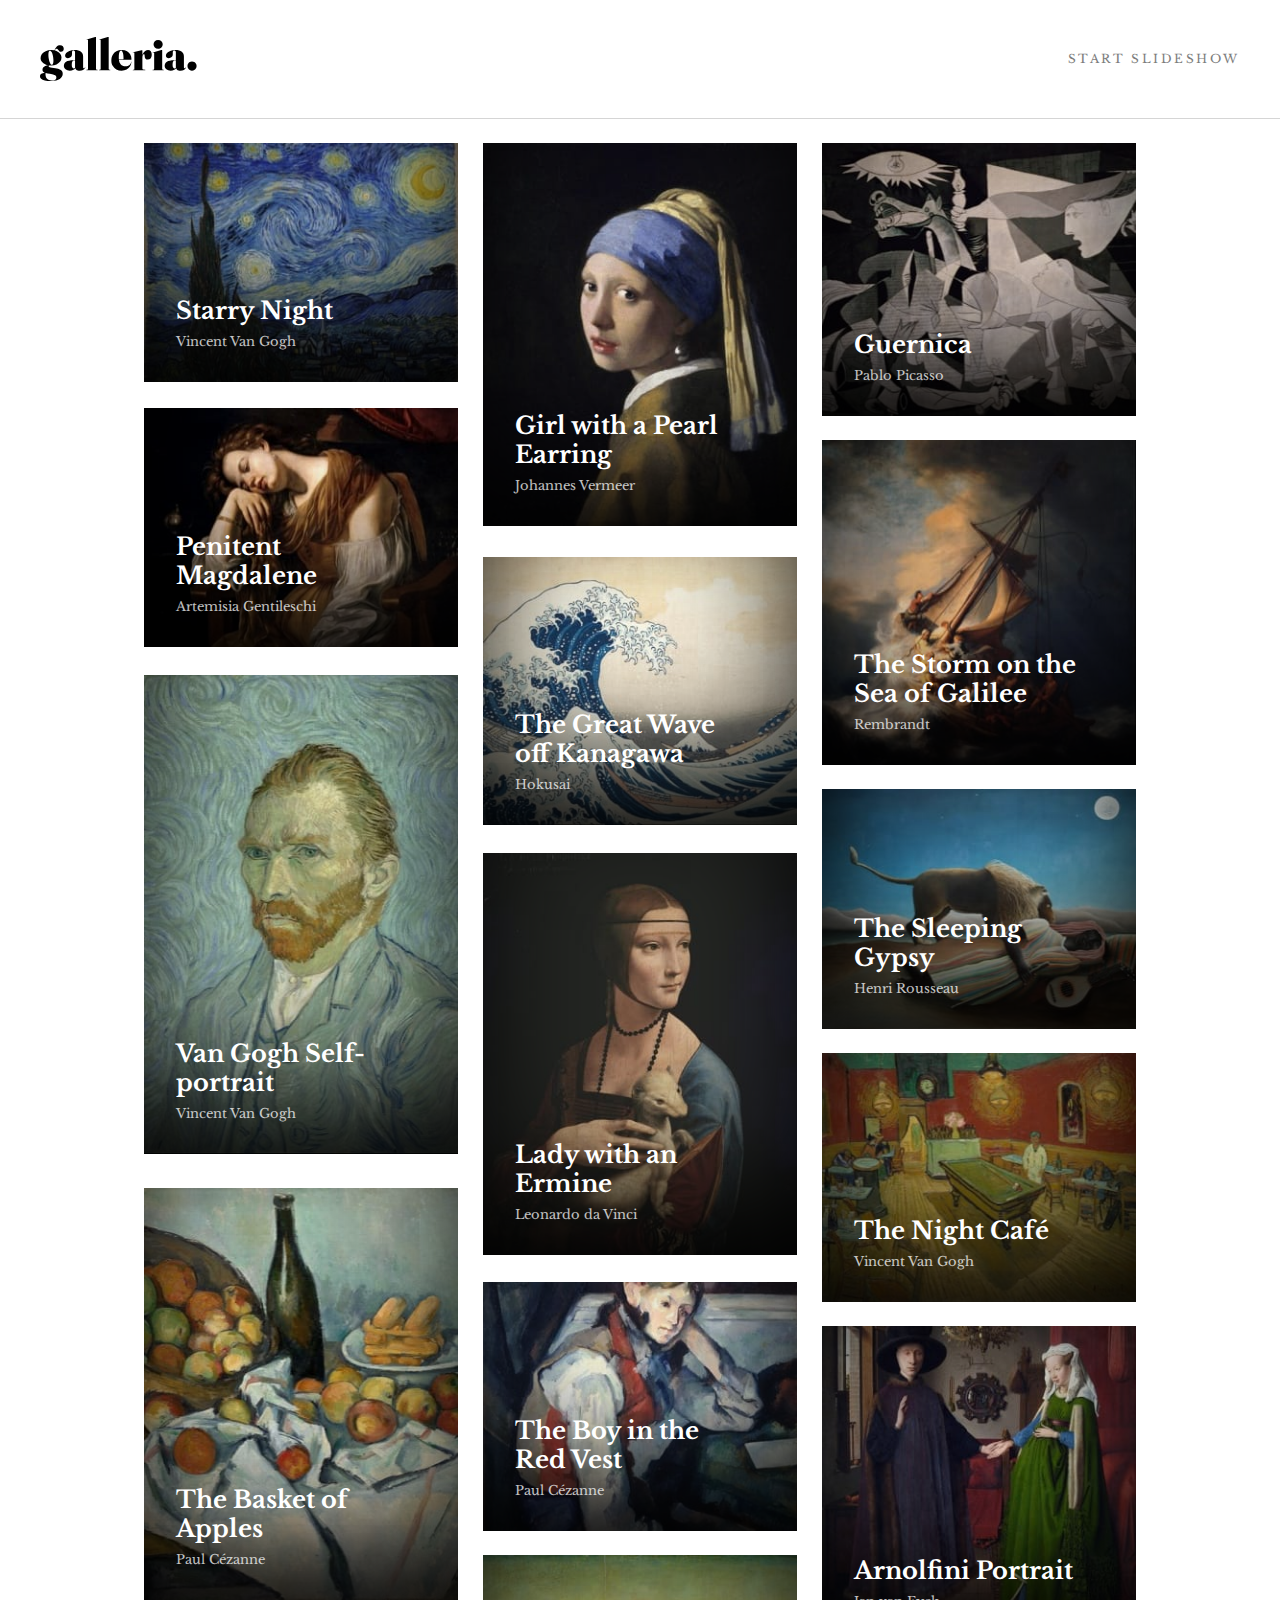
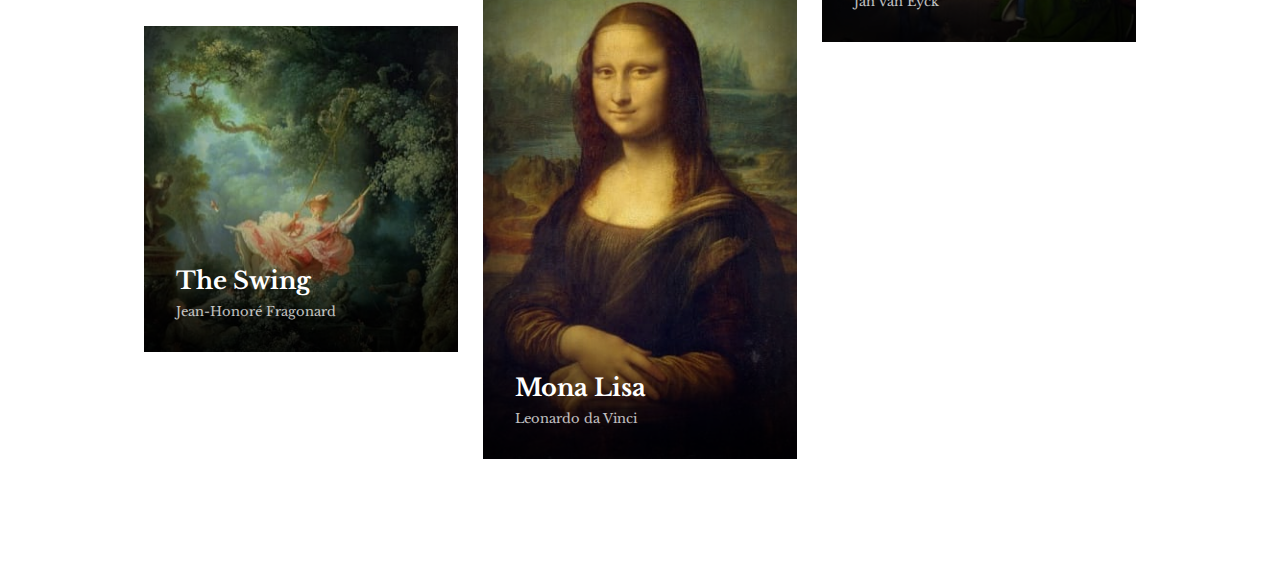
<file: index.html>
<!DOCTYPE html>
<html lang="en">
    <head>
      <meta charset="utf-8">
      <meta name="description" content="Exercise Frontend Mentor, Galleria slideshow site">
      <meta name="viewport" content="width=device-width, initial-scale=1.0">
      <link rel="icon" type="image/png" sizes="32x32" href="./assets/favicon-32x32.png">
      <link rel="preconnect" href="https://fonts.googleapis.com">
      <link rel="preconnect" href="https://fonts.gstatic.com" crossorigin>
      <link href="https://fonts.googleapis.com/css2?family=Libre+Baskerville:ital,wght@0,400;0,700;1,400&display=swap" rel="stylesheet">
      <link href="styles.css" rel="stylesheet" type="text/css">
      <title>Frontend Mentor | Galleria slideshow site</title>
    </head>
    <body>

      <header class="header-container">
        <img class="logo" src="./assets/shared/logo.svg" alt="logo brand">
        <button class="button button-slideshow text-regular" >Start slideshow</button>
      </header>

      <hr class="line">

      <main class="main-container">

        <ul class="list list-image masonry">

        </ul>
        
      </main>

    <script src="./script.js"></script>

    </body>
</html>
</file>
<file: styles.css>
:root{

  /* @link https://utopia.fyi/clamp/calculator?a=768,1440,16—48 */

  --width-mobile-327px: 20.4375rem;

}

*{
  box-sizing: border-box;
  margin: 0;
  padding: 0;
}

body{
  min-height: 100vh; 
  min-width: 17.5rem;
  overflow-x: hidden;
}

.text-regular{
  font-family: "Libre Baskerville", serif;
  font-weight: 400;
  font-style: normal;
}

.text-bold{
  font-family: "Libre Baskerville", serif;
  font-weight: 700;
  font-style: normal;
}

img{
  display: block;
}

.list{
  list-style: none;
  display: flex;
  flex-direction: column;
}

.button{
  display: block;  
  background: transparent;
  border-style: none;
}

.button:hover{
  cursor: pointer;
}

a{
  text-decoration: none;
  color: inherit;
}


/*HEADER*/

.header-container{
  max-width: var(--width-mobile-327px);
  display: flex;
  justify-content: space-between;
  margin: 0 auto;
  padding: 1.5rem clamp(0rem, 3.75rem + -16vw, 1rem) 1.75rem;
}

.logo{
  width: 7.125rem;
  height: 2rem;
}

.button-slideshow{
  font-size: 0.5625rem;
  text-transform: uppercase;
  letter-spacing: 0.120rem;
  color: #7D7D7D;
}

.line{
  display: block;
  width: 100%;
  max-width: 85rem;
  height: 0.0625rem;
  background: hsla(0, 0%, 59%, 0.4);
  border: none;
  margin: 0 auto 1.5rem;
}


/*MAIN*/

.main-container{
  max-width: var(--width-mobile-327px);
  margin: 0 auto;
  padding: 0 clamp(0rem, 3.75rem + -16vw, 1rem);
}

.li-image{
  margin-bottom: 1.5rem;
  position: relative;
  box-shadow: inset 0rem -4rem 8rem #000;
}

.paint{
  width: 100%;
  position: relative;
  z-index: -1;
}

.li-image .text-bold{
  width: 13ch;
  font-size: 1.5rem;
  color: #fff;
  position: absolute;
    bottom: 2rem; left: 2rem;
}

.author{
  display: block;
  margin-top: 0.5rem;
  font-size: 0.8125rem;
  opacity: 0.75;
}


/***SLIDE***/

.container-image{
  position: relative;
}

.slide .button-gallery{
  background: #000;
  color: #fff;
  display: flex;
  justify-content: space-between;
  align-items: center;
  font-size: 0.625rem;
  text-transform: uppercase;
  letter-spacing: 0.120rem;
  width: 9.5rem;
  height: 2.5rem;
  padding: 1rem;
  position: absolute;
    top: 1rem; left: 1rem;
}

.container-text-image{
  position: relative;
    top: -5rem;
}

.slide .container-image .title{
  background: #fff;
  width: 17.5rem;
  padding: 1.5rem 1rem 1.5rem 1.5rem;
}

.slide .author{
  display: block;
  font-size: 0.9375rem;
  color: #7D7D7D;
}

.image-artiste{
  width: 4rem;
  height: 4rem;
  margin: 0 0 0 1.5rem;
}

.text-container{
  padding-top: 5rem;
  margin-top: -7rem;
  position: relative;
}

.date{
  font-size: 6.25rem;
  color: #f3f3f3;
  position: absolute;
    top: 0; right: 0;
  z-index: -1;
}

.text{
  font-size: 0.875rem;
  line-height: 2;
  color: #7D7D7D;
}

.slide .button-source{
  width: max-content;
  font-size: 0.5625rem;
  text-transform: uppercase;
  letter-spacing: 0.120rem;
  color: #7D7D7D;
  text-decoration: underline;
  margin: 4.75rem 0 4.125rem;
}


/*ASIDE*/

.outer-line{
  display: block;
  width: 100%;
  max-width: 90rem;
  height: 0.0625rem;
  background: hsla(0, 0%, 59%, 0.4);
  border: none;
  margin: 0 auto 1.5rem;
}

.line2{
  display: flex;
  justify-content: flex-start;
  width: 0%;
  max-width: 90rem;
  height: 0.0625rem;
  background: #000;
  border: none;
}

.slide .bottom{
  max-width: var(--width-mobile-327px);
  margin: 0 auto;
  display: flex;
  justify-content: space-between;
  align-items: center;
  padding: 1rem clamp(0rem, 3.75rem + -16vw, 1rem);
}

.slide .bottom .text-bold{
  font-size: 0.875rem;
}

.slide .bottom .text-bold .author{
  font-size: 0.625rem;
  color: #000;
}

.slide .container-button{
  width: 3.5rem;
  display: flex;
  justify-content: space-between;
  align-items: center;
}

.button-slide{
  width: 1.5rem;
  height: 1.5rem;
}

.opacity{
  filter: opacity(0.15);
}


/*IMAGE_GALLERY*/

.background-gallery{
  display: none;
  width: 100vw;
  height: 100vh;
  background: hsla(0, 0%, 0%, 0.9);
  position: fixed;
  z-index: 1;
}

.container-gallery{
  max-width: var(--width-mobile-327px);
  display: flex;
  flex-direction: column;
  justify-content: center;
  position: absolute;
    top: 8.75rem; left: calc(50% - 10.22rem);
  z-index: 10;
}

.image-gallery{
  width: 100%
}

.button-close{
  width: 4.25rem;
  height: 1.1rem;  
  color: #fff;
  align-self: flex-end;
  font-size: 0.875rem;
  text-transform: uppercase;
  letter-spacing: 0.1875rem;
  margin-bottom: 2rem;
}



/** ANIMATION **/

.anim-scale{
  animation: scale 0.7s ease forwards;
}

@keyframes scale{

  0%{
    transform: scale(1);
  }

  100%{
    transform: scale(0);
  }

}


.anim-scale-reverse{
  animation: scale-reverse 0.7s ease;
}

@keyframes scale-reverse{

  0%{
    transform: scale(0);
  }

  100%{
    transform: scale(1);
  }

}


.anim-turn{
  /* animation: name duration timing-function delay iteration-count direction fill-mode; */
  /* animation: 3s ease-in 1s infinite reverse both running slidein; */
  animation: turn 1s ease;
}

@keyframes turn{

  0%{
    transform: rotate(0turn);
  }

  25%{
    transform: rotate(5turn);
  }

  50%{
    transform: rotate(10turn);
  }

  75%{
    transform: rotate(15turn);
  }

  100%{
    transform: rotate(20turn);
  }

}


.anim-shadow{
  /* animation: name duration timing-function delay iteration-count direction fill-mode; */
  /* animation: 3s ease-in 1s infinite reverse both running slidein; */
  animation: shadow 1.4s ease;
}

@keyframes shadow{

  0%{
    box-shadow: inset -2rem 2rem 2rem #f3f3f3,
                1rem -2rem 3rem #f3f3f3;
  }

  11%{
    box-shadow: inset -4rem 4rem 2rem #f3f3f3,
                0.5rem -1rem 2rem #f3f3f3;
  }

  22%{
    box-shadow: inset -8rem 8rem 2rem #f3f3f3,
                0rem -0.5rem 2rem #f3f3f3;
  }

  33%{
    box-shadow: inset -8rem 8rem 10rem #f3f3f3,
                0rem -0rem 2rem #f3f3f3;
  }

  44%{
    box-shadow: inset 8rem -8rem 8rem #f3f3f3,
                -0.5rem 1rem 2rem #f3f3f3; 

    opacity: 0.2;
  }

  55%{
    box-shadow: inset 6rem -6rem 4rem #f3f3f3,
                -0.5rem 1rem 2rem #f3f3f3;
  }

  66%{
    box-shadow: inset 4rem -4rem 2rem #f3f3f3,
                -0.5rem 1rem 2rem #f3f3f3;
  }

  77%{
    box-shadow: inset 2rem -2rem 2rem #f3f3f3,
                -0.5rem 1rem 2rem #f3f3f3;
  }

  88%{
    box-shadow: inset 0.5rem -1rem 2rem #f3f3f3,
                -1rem 1.5rem 2rem #f3f3f3; 
  }

  100%{
    box-shadow: inset 0rem 0rem 0rem #f3f3f3,
                -0rem 0rem 0rem #f3f3f3; 
  }

}



.anim-opacity{
  animation: opacity 0.8s ease;
}

@keyframes opacity{

  0%{
    opacity: 1.0;
  }

  100%{
    opacity: 0.0;
  }

}

.anim-translate{
  /* animation: name duration timing-function delay iteration-count direction fill-mode; */
  /* animation: 3s ease-in 1s infinite reverse both running slidein; */
  animation: translate 0.5s ease;
}

@keyframes translate{

  0%{
    transform: translateX(100%);
  }

  100%{
    transform: translateX(0%);
  }

}



/**TABLET**/

/* @media screen and (min-width: 40.5rem){ */
@media screen and (min-width: 43.25rem){


/*HEADER*/

  .header-container{
    max-width:  clamp(43rem, -5rem + 100vw, 85rem);
    padding: clamp(1.625rem, 0.625rem + 2.0833vw, 2.5rem) 0;
  }

  .logo{
    width: clamp(7.125rem, 3.125rem + 8.3333vw, 10.625rem);
    height: clamp(2rem, 0.8571rem + 2.381vw, 3rem);
  }

  .button-slideshow{
    font-size: 0.75rem;
    letter-spacing: 0.160rem;
  }


/*MAIN*/

  .main-container{
    max-width: 100%;
    width: clamp(43rem, -5rem + 100vw, 85rem);
    padding: 0;
  }

  .list-image{
    display: grid;
    /* grid-template-columns: repeat(auto-fill, minmax(324px, 1fr)); */
    grid-template-columns: repeat(auto-fill, 324px);
    grid-template-rows: none;
    justify-items: center;
    margin: 0 auto 5rem;
    justify-content: center;
    column-gap: 0.9375rem;
  }

  .li-image{
    width: clamp(19.375rem, 21.25rem + -2.0833vw, 20.25rem); 
    height: min-content;
  }

  .item1 {grid-row: span 25;}
  .item2 {grid-row: span 39;}
  .item3 {grid-row: span 28;}
  .item4 {grid-row: span 25;}

  .item5 {grid-row: span 33;}
  .item6 {grid-row: span 28;}
  .item7 {grid-row: span 49;}
  .item8 {grid-row: span 25;}

  .item9 {grid-row: span 41;}
  .item10 {grid-row: span 26;}
  .item11 {grid-row: span 40;}
  .item12 {grid-row: span 25;}

  .item13 {grid-row: span 30;}
  .item14 {grid-row: span 45;}
  .item15 {grid-row: span 26;}

  .paint{
    width: 100%;
  }


/***SLIDE***/

  .slide .main-container{
    width: 43rem;
    position: relative;
  }

  .container-image{
    position: relative;
  }

  .container-video{
    width: 100%;
  }

  .slide video{
    width: 29.6875rem;
    height: 100%;
    display: none;
    position: absolute;
      top: 0; left: 0;
  }

  .slide .paint{
    width: 29.6875rem;
  }

  .slide .button-gallery{
    position: absolute;
      top: unset; bottom: 1rem; left: 1rem;
      
  }

  .container-text-image{
    position: absolute;
      top: 0; right: 0;
  }
  
  .slide .container-image .title{
    width: 27.8125rem;
    text-align: left;
    font-size: 3.5rem;
    line-height: 1;
    margin: 0;
    padding: 0 0 4.3rem 2.8rem; 
  }

  .slide .container-image .author{
    margin: 2rem 0 0 0;
  }

  .image-artiste{
    width: 8rem;
    height: 8rem;
    margin: 0;
    position: relative;
      top: 0; left: 16rem;
  }

  .text-container{
    padding-top: 9rem;
    margin-top: 0;
  }

  .date{
    font-size: 12.5rem;
    position: absolute;
      top: 1rem; right: unset; left: 0;
  }

  .text{
    width: 28.5625rem;
    margin-left: 7.25rem;
  }

  .slide .button-source{
    margin: 3rem 0 3.2rem 7.25rem;
  }


/*ASIDE*/

  .slide .bottom{
    max-width: clamp(43rem, -5rem + 100vw, 85rem);
  }

  .slide .bottom .text-bold{
    font-size: 1.125rem;
  }

  .slide .bottom .text-bold .author{
    font-size: 0.8125rem;
  }

  .slide .container-button{
    width: 5.625rem;
    height: 1.5rem;
  }

  .button-slide svg{
    width: 3rem;
    height: 2rem;
  }


/*IMAGE_GALLERY*/

  .container-gallery{
    max-width: clamp(41.875rem, 24.2321rem + 36.756vw, 57.3125rem);
    transform: translate(-50%, -50%);
    position: absolute;
      top: 50%;
      left: 50%; 
  }

  .image-gallery{
    width: 100%;
  }

}


/**DESKTOP**/

@media screen and (min-width: 90rem){

  .main-container{
    width: 85rem;
  }


/***SLIDE***/

  .slide .main-container{
    width: 85rem;
  }

  .container-description{
    display: flex;
    justify-content: space-between;
  }

  .container-image{
    margin-top: 4.8rem;
    margin-bottom: 8.75rem;
  }

  .slide .anchor-image{
    position: relative;
  }

  .container-video{
    width: 100%;
  }

  .slide video{
    width: 100%;
    height: 100%;
    display: none;
    position: absolute;
      top: 0; left: 0;
  }

  .slide .button-gallery{
    position: absolute;
      top: unset; bottom: 1rem; left: 1rem;
  }

  .container-text-image{
    position: absolute;
      top: 0; right: -24rem;
  }

  .slide .container-image .title{
    padding: 0 4rem 4.3rem 2.8rem;
  }

  .image-artiste{
    position: absolute;
      top: 30rem; bottom: unset; left: 6rem;
  }

  .date{
    position: absolute;
      top: 1rem; right: 0; left: unset;
  }

  .text{
    margin-left: 0; 
    padding-right: 7rem;
  }

  .slide .button-source{
    margin: 5.25rem 0 7.75rem 0; 
  }

}
</file>
